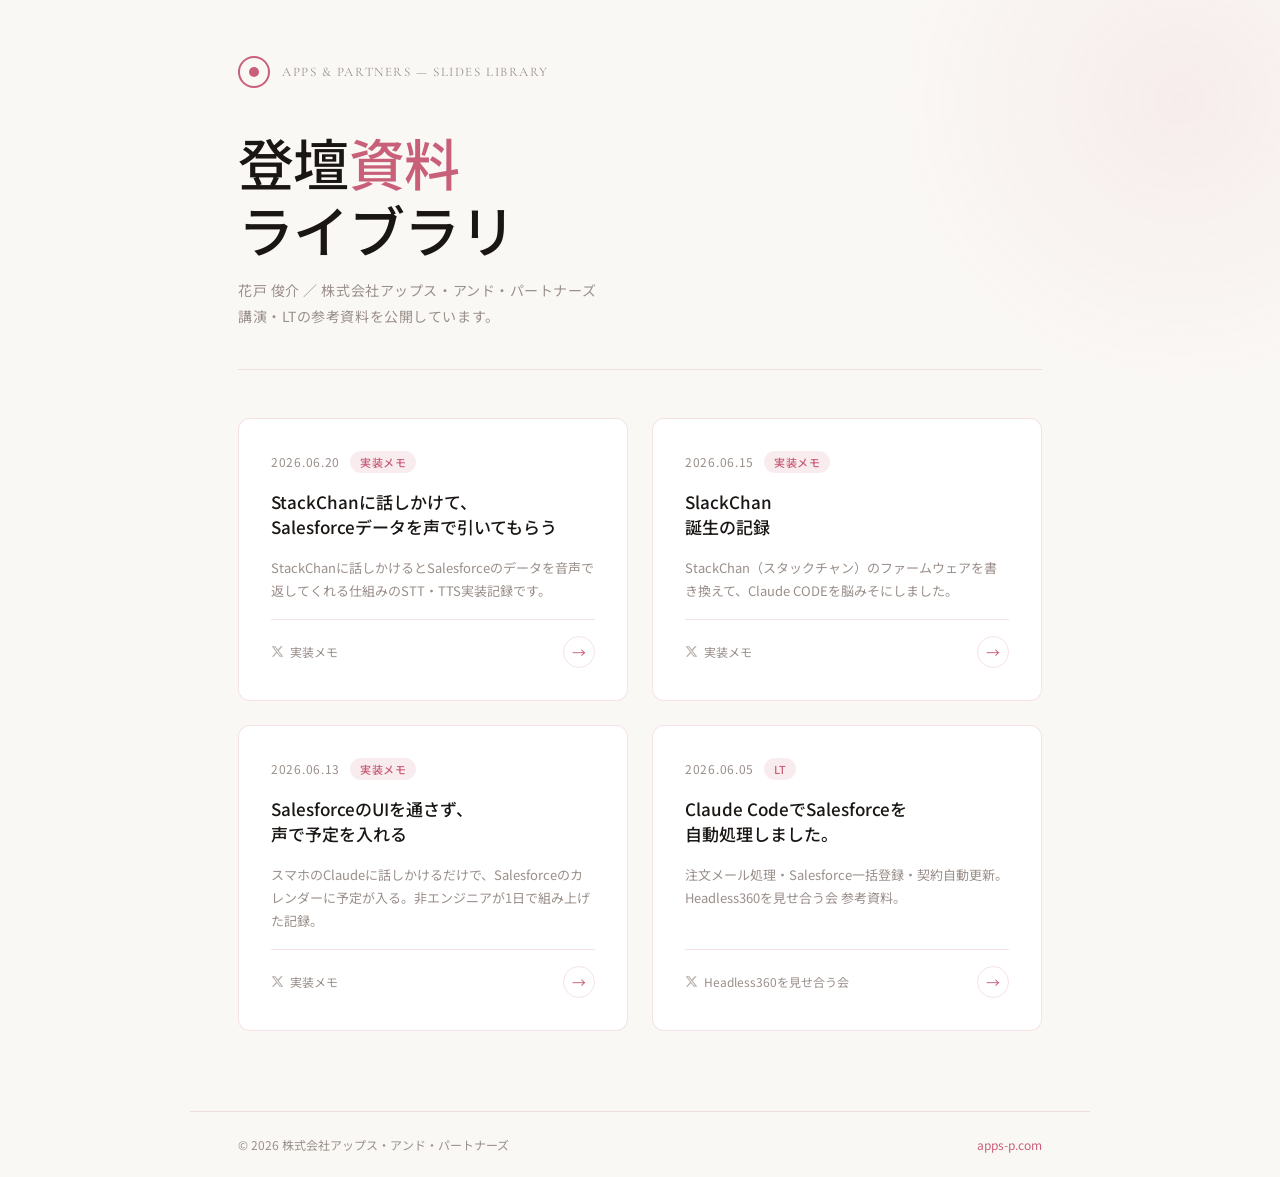
<file: index.html>
<!DOCTYPE html>
<html lang="ja">
<head>
  <meta charset="UTF-8">
  <meta name="viewport" content="width=device-width, initial-scale=1.0">
  <title>資料ライブラリ — 株式会社アップス・アンド・パートナーズ</title>
  <meta name="description" content="花戸俊介の登壇資料・LT資料ライブラリ。株式会社アップス・アンド・パートナーズ">
  <meta property="og:title" content="資料ライブラリ — アップス・アンド・パートナーズ">
  <meta property="og:description" content="花戸俊介の登壇資料・LT資料ライブラリ">
  <meta property="og:type" content="website">
  <meta property="og:url" content="https://apps-p-slides.pages.dev/">
  <meta property="og:image" content="https://apps-p-slides.pages.dev/ogp.png">
  <meta name="twitter:card" content="summary_large_image">
  <meta name="twitter:title" content="資料ライブラリ — アップス・アンド・パートナーズ">
  <meta name="twitter:description" content="花戸俊介の登壇資料・LT資料ライブラリ">
  <link rel="preconnect" href="https://fonts.googleapis.com">
  <link href="https://fonts.googleapis.com/css2?family=Cormorant+Garamond:wght@300;400;600&family=Noto+Sans+JP:wght@400;500;700&display=swap" rel="stylesheet">
  <style>
    :root {
      --rose: #c9607a;
      --rose-light: #e8a0b0;
      --rose-dim: rgba(201,96,122,0.12);
      --ink: #1a1614;
      --paper: #faf8f5;
      --muted: #9a8f8a;
      --border: rgba(201,96,122,0.18);
      --card-bg: #ffffff;
    }

    * { margin: 0; padding: 0; box-sizing: border-box; }

    body {
      background: var(--paper);
      color: var(--ink);
      font-family: 'Noto Sans JP', sans-serif;
      font-weight: 400;
      min-height: 100vh;
    }

    /* ── 背景装飾 ── */
    body::before {
      content: '';
      position: fixed;
      top: -200px; right: -200px;
      width: 600px; height: 600px;
      background: radial-gradient(circle, rgba(201,96,122,0.07) 0%, transparent 70%);
      pointer-events: none;
    }

    /* ── ヘッダー ── */
    header {
      padding: 56px 48px 40px;
      max-width: 900px;
      margin: 0 auto;
      position: relative;
    }

    .logo-line {
      display: flex;
      align-items: center;
      gap: 12px;
      margin-bottom: 40px;
    }
    .logo-mark {
      width: 32px; height: 32px;
      border: 2px solid var(--rose);
      border-radius: 50%;
      display: flex; align-items: center; justify-content: center;
    }
    .logo-mark::after {
      content: '';
      width: 10px; height: 10px;
      background: var(--rose);
      border-radius: 50%;
    }
    .logo-text {
      font-family: 'Cormorant Garamond', serif;
      font-size: 13px;
      font-weight: 400;
      letter-spacing: 0.12em;
      color: var(--muted);
      text-transform: uppercase;
    }

    .hero-title {
      font-family: 'Noto Sans JP', sans-serif;
      font-size: clamp(36px, 5vw, 56px);
      font-weight: 500;
      line-height: 1.2;
      letter-spacing: -0.01em;
      color: var(--ink);
      margin-bottom: 16px;
    }
    .hero-title em {
      font-style: normal;
      color: var(--rose);
    }

    .hero-sub {
      font-size: 14px;
      color: var(--muted);
      letter-spacing: 0.04em;
      line-height: 1.8;
    }

    /* ── 仕切り線 ── */
    .divider {
      max-width: 900px;
      margin: 0 auto 48px;
      padding: 0 48px;
    }
    .divider hr {
      border: none;
      border-top: 1px solid var(--border);
    }

    /* ── カード一覧 ── */
    .cards-wrap {
      max-width: 900px;
      margin: 0 auto;
      padding: 0 48px 80px;
      display: grid;
      grid-template-columns: repeat(auto-fill, minmax(360px, 1fr));
      gap: 24px;
    }

    .card {
      background: var(--card-bg);
      border: 1px solid var(--border);
      border-radius: 12px;
      padding: 32px;
      text-decoration: none;
      color: inherit;
      display: flex;
      flex-direction: column;
      gap: 16px;
      transition: transform 0.2s ease, box-shadow 0.2s ease, border-color 0.2s ease;
      position: relative;
      overflow: hidden;
    }
    .card::before {
      content: '';
      position: absolute;
      top: 0; left: 0;
      width: 3px; height: 100%;
      background: var(--rose);
      transform: scaleY(0);
      transform-origin: top;
      transition: transform 0.25s ease;
    }
    .card:hover {
      transform: translateY(-3px);
      box-shadow: 0 12px 40px rgba(201,96,122,0.12);
      border-color: var(--rose-light);
    }
    .card:hover::before { transform: scaleY(1); }

    .card-meta {
      display: flex;
      align-items: center;
      gap: 10px;
      flex-wrap: wrap;
    }
    .card-date {
      font-size: 12px;
      color: var(--muted);
      letter-spacing: 0.06em;
    }
    .card-tag {
      font-size: 11px;
      background: var(--rose-dim);
      color: var(--rose);
      padding: 3px 10px;
      border-radius: 20px;
      font-weight: 500;
      letter-spacing: 0.04em;
    }

    .card-title {
      font-family: 'Noto Sans JP', sans-serif;
      font-size: 17px;
      font-weight: 500;
      line-height: 1.5;
      color: var(--ink);
    }

    .card-desc {
      font-size: 13px;
      color: var(--muted);
      line-height: 1.8;
      flex: 1;
    }

    /* カード全体を覆う透明リンク（資料を開く） */
    .card-link {
      position: absolute;
      inset: 0;
      z-index: 1;
    }
    /* フッターと矢印はオーバーレイより手前、ただし矢印自体はクリック透過 */
    .card-footer {
      display: flex;
      align-items: center;
      justify-content: space-between;
      padding-top: 16px;
      border-top: 1px solid var(--border);
      margin-top: auto;
      position: relative;
      z-index: 2;
    }
    /* Xリンクだけ別リンクとして反応させる */
    .card-event {
      font-size: 12px;
      color: var(--muted);
      display: inline-flex;
      align-items: center;
      gap: 6px;
      text-decoration: none;
      padding: 4px 8px;
      margin: -4px -8px;
      border-radius: 6px;
      transition: color 0.2s, background 0.2s;
      position: relative;
      z-index: 3;
    }
    .card-event:hover {
      color: var(--rose);
      background: var(--rose-dim);
    }
    .card-event svg { flex-shrink: 0; opacity: 0.7; }
    .card-event:hover svg { opacity: 1; }
    .card-arrow {
      width: 32px; height: 32px;
      border: 1px solid var(--border);
      border-radius: 50%;
      display: flex; align-items: center; justify-content: center;
      font-size: 14px;
      color: var(--rose);
      transition: background 0.2s, border-color 0.2s;
      pointer-events: none;
    }
    .card:hover .card-arrow {
      background: var(--rose);
      color: #fff;
      border-color: var(--rose);
    }

    /* ── フッター ── */
    footer {
      border-top: 1px solid var(--border);
      padding: 24px 48px;
      max-width: 900px;
      margin: 0 auto;
      display: flex;
      justify-content: space-between;
      align-items: center;
      flex-wrap: wrap;
      gap: 8px;
    }
    footer p { font-size: 12px; color: var(--muted); }
    footer a { color: var(--rose); text-decoration: none; }
    footer a:hover { text-decoration: underline; }

    /* ── レスポンシブ ── */
    @media (max-width: 600px) {
      header, .divider, .cards-wrap, footer { padding-left: 24px; padding-right: 24px; }
      .cards-wrap { grid-template-columns: 1fr; }
      header { padding-top: 36px; }
    }

    /* ── フェードイン ── */
    .card {
      opacity: 0;
      animation: fadeUp 0.5s ease forwards;
    }
    .card:nth-child(1) { animation-delay: 0.05s; }
    .card:nth-child(2) { animation-delay: 0.12s; }
    .card:nth-child(3) { animation-delay: 0.19s; }
    .card:nth-child(4) { animation-delay: 0.26s; }
    .card:nth-child(5) { animation-delay: 0.33s; }
    .card:nth-child(6) { animation-delay: 0.40s; }

    @keyframes fadeUp {
      from { opacity: 0; transform: translateY(16px); }
      to   { opacity: 1; transform: translateY(0); }
    }
  </style>
</head>
<body>

<header>
  <div class="logo-line">
    <div class="logo-mark"></div>
    <span class="logo-text">Apps &amp; Partners — Slides Library</span>
  </div>
  <h1 class="hero-title">登壇<em>資料</em><br>ライブラリ</h1>
  <p class="hero-sub">花戸 俊介 ／ 株式会社アップス・アンド・パートナーズ<br>講演・LTの参考資料を公開しています。</p>
</header>

<div class="divider"><hr></div>

<div class="cards-wrap">

  <!-- ▼ 資料を追加するたびにここにカードを1枚追加するだけ ▼ -->

  <div class="card">
    <a class="card-link" href="./stackchan-tts/" aria-label="資料を開く"></a>
    <div class="card-meta">
      <span class="card-date">2026.06.20</span>
      <span class="card-tag">実装メモ</span>
    </div>
    <div class="card-title">StackChanに話しかけて、<br>Salesforceデータを声で引いてもらう</div>
    <div class="card-desc">StackChanに話しかけるとSalesforceのデータを音声で返してくれる仕組みのSTT・TTS実装記録です。</div>
    <div class="card-footer">
      <a class="card-event" href="https://x.com/Shunsuke_Hanato/status/2068304170982195203" target="_blank" rel="noopener">
        <svg viewBox="0 0 24 24" width="13" height="13" fill="currentColor" aria-hidden="true"><path d="M18.244 2.25h3.308l-7.227 8.26 8.502 11.24H16.17l-5.214-6.817L4.99 21.75H1.68l7.73-8.835L1.254 2.25H8.08l4.713 6.231zm-1.161 17.52h1.833L7.084 4.126H5.117z"/></svg>
        <span>実装メモ</span>
      </a>
      <span class="card-arrow">→</span>
    </div>
  </div>

  <div class="card">
    <a class="card-link" href="./slack-chan/" aria-label="資料を開く"></a>
    <div class="card-meta">
      <span class="card-date">2026.06.15</span>
      <span class="card-tag">実装メモ</span>
    </div>
    <div class="card-title">SlackChan<br>誕生の記録</div>
    <div class="card-desc">StackChan（スタックチャン）のファームウェアを書き換えて、Claude CODEを脳みそにしました。</div>
    <div class="card-footer">
      <a class="card-event" href="https://x.com/Shunsuke_Hanato/status/2066025006816182383" target="_blank" rel="noopener">
        <svg viewBox="0 0 24 24" width="13" height="13" fill="currentColor" aria-hidden="true"><path d="M18.244 2.25h3.308l-7.227 8.26 8.502 11.24H16.17l-5.214-6.817L4.99 21.75H1.68l7.73-8.835L1.254 2.25H8.08l4.713 6.231zm-1.161 17.52h1.833L7.084 4.126H5.117z"/></svg>
        <span>実装メモ</span>
      </a>
      <span class="card-arrow">→</span>
    </div>
  </div>

  <div class="card">
    <a class="card-link" href="./voice-salesforce/" aria-label="資料を開く"></a>
    <div class="card-meta">
      <span class="card-date">2026.06.13</span>
      <span class="card-tag">実装メモ</span>
    </div>
    <div class="card-title">SalesforceのUIを通さず、<br>声で予定を入れる</div>
    <div class="card-desc">スマホのClaudeに話しかけるだけで、Salesforceのカレンダーに予定が入る。非エンジニアが1日で組み上げた記録。</div>
    <div class="card-footer">
      <a class="card-event" href="https://x.com/Shunsuke_Hanato/status/2065782319680725500" target="_blank" rel="noopener">
        <svg viewBox="0 0 24 24" width="13" height="13" fill="currentColor" aria-hidden="true"><path d="M18.244 2.25h3.308l-7.227 8.26 8.502 11.24H16.17l-5.214-6.817L4.99 21.75H1.68l7.73-8.835L1.254 2.25H8.08l4.713 6.231zm-1.161 17.52h1.833L7.084 4.126H5.117z"/></svg>
        <span>実装メモ</span>
      </a>
      <span class="card-arrow">→</span>
    </div>
  </div>

  <div class="card">
    <a class="card-link" href="./headless360/" aria-label="資料を開く"></a>
    <div class="card-meta">
      <span class="card-date">2026.06.05</span>
      <span class="card-tag">LT</span>
    </div>
    <div class="card-title">Claude CodeでSalesforceを<br>自動処理しました。</div>
    <div class="card-desc">注文メール処理・Salesforce一括登録・契約自動更新。Headless360を見せ合う会 参考資料。</div>
    <div class="card-footer">
      <a class="card-event" href="https://x.com/Shunsuke_Hanato/status/2063080275186459023" target="_blank" rel="noopener">
        <svg viewBox="0 0 24 24" width="13" height="13" fill="currentColor" aria-hidden="true"><path d="M18.244 2.25h3.308l-7.227 8.26 8.502 11.24H16.17l-5.214-6.817L4.99 21.75H1.68l7.73-8.835L1.254 2.25H8.08l4.713 6.231zm-1.161 17.52h1.833L7.084 4.126H5.117z"/></svg>
        <span>Headless360を見せ合う会</span>
      </a>
      <span class="card-arrow">→</span>
    </div>
  </div>

  <!-- ▲ headless360カードここまで ▲ -->

  <!-- ▲ ここまで。次の資料はこの下にコピペ ▲ -->

</div>

<footer>
  <p>© 2026 株式会社アップス・アンド・パートナーズ</p>
  <p><a href="https://apps-p.com" target="_blank">apps-p.com</a></p>
</footer>

</body>
</html>
</file>
